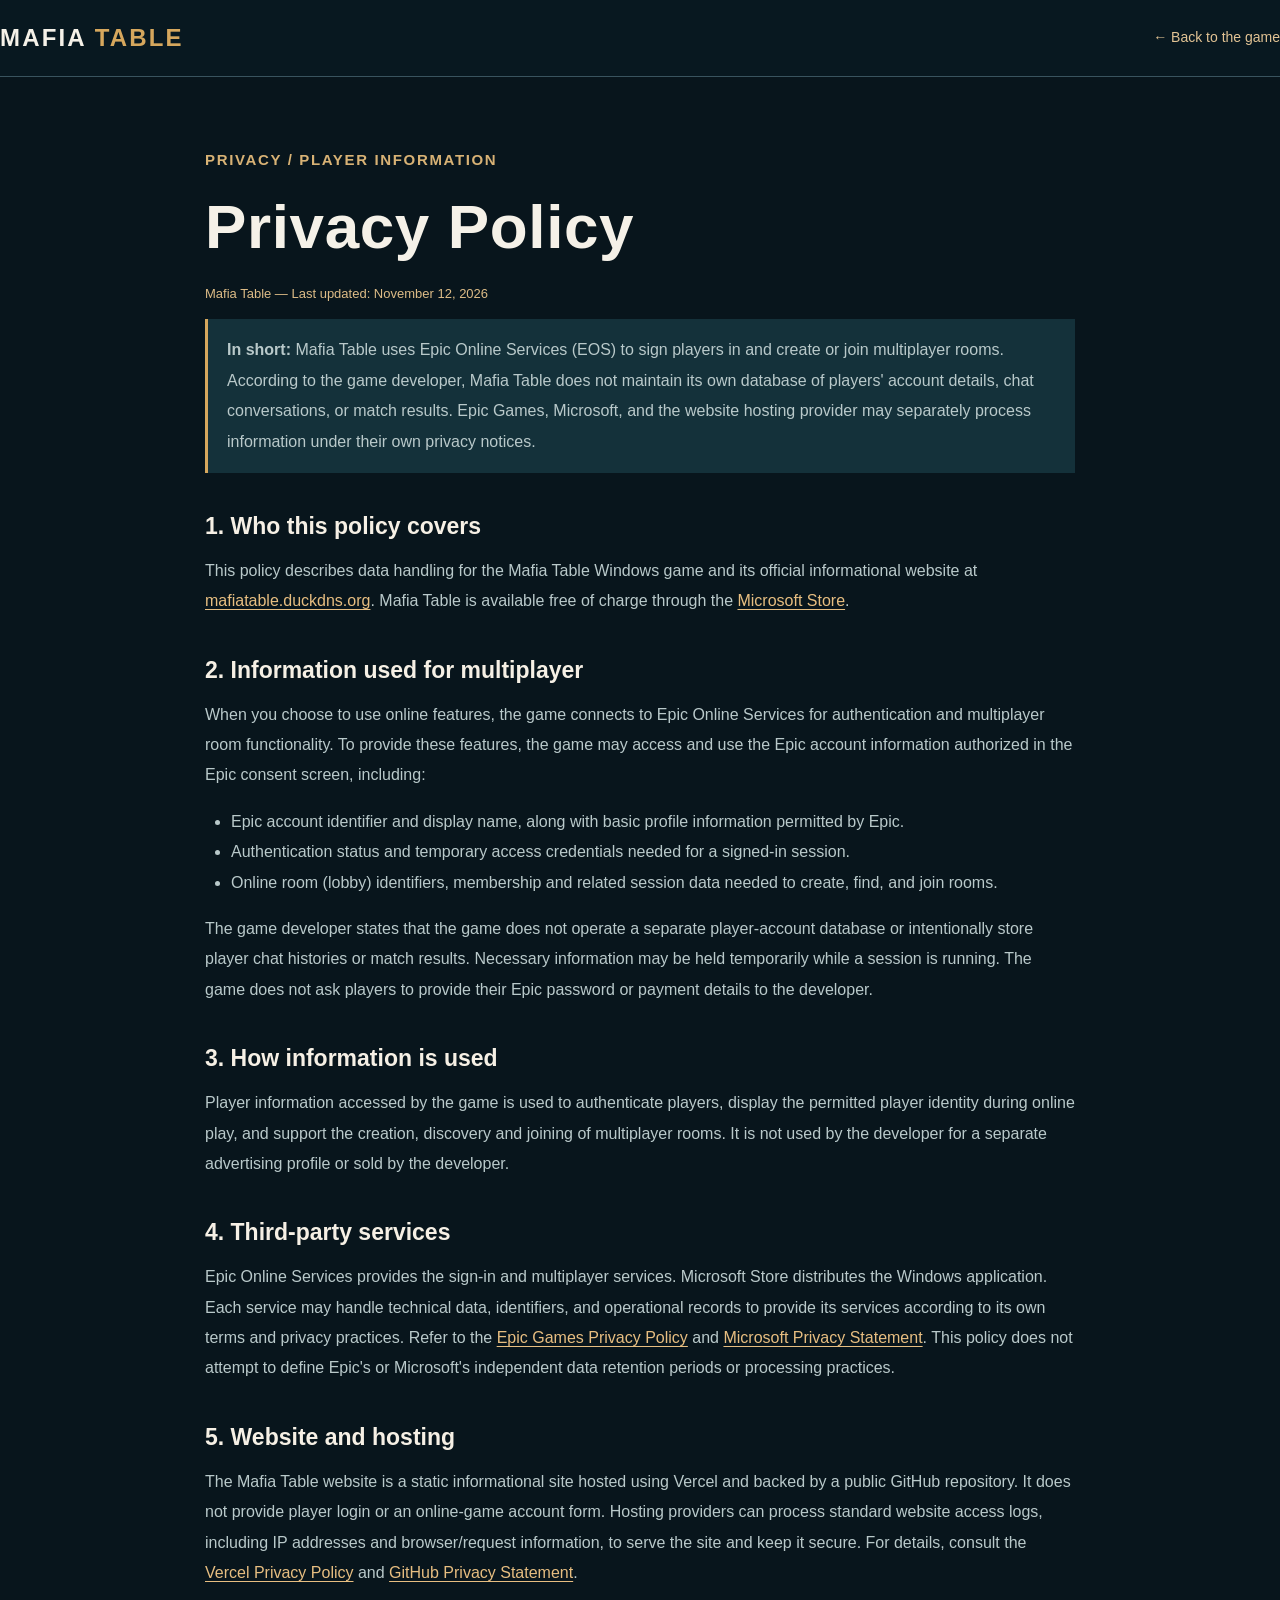
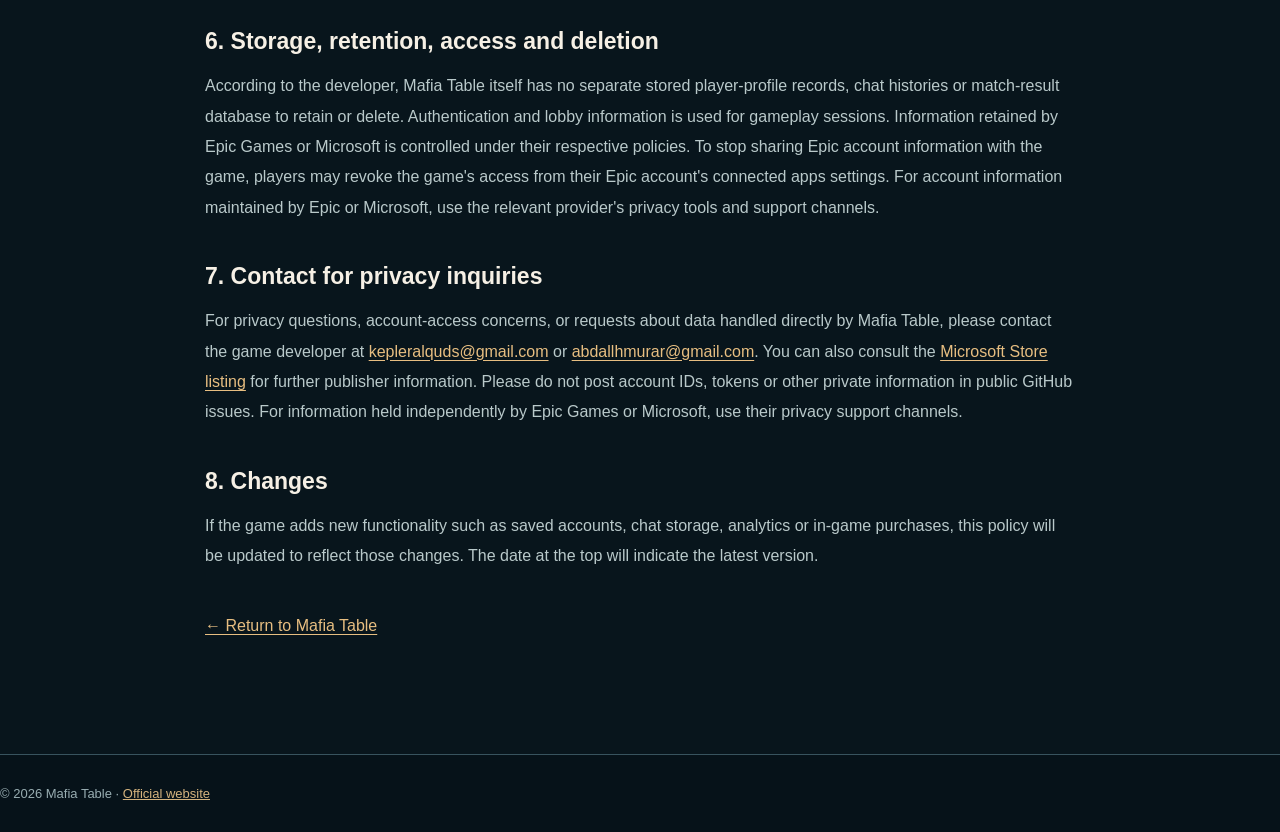
<file: privacy.html>
<!doctype html>
<html lang="en">
<head>
<meta charset="utf-8">
<meta name="viewport" content="width=device-width,initial-scale=1">
<meta name="theme-color" content="#08151b">
<meta name="description" content="Privacy Policy for Mafia Table, a free Windows game using Epic Online Services for sign-in and online rooms.">
<title>Privacy Policy | Mafia Table</title>
<link rel="stylesheet" href="styles.css">
<style>
.privacy-page{max-width:870px;margin:auto;padding:70px 0 96px}
.privacy-page h1{font:900 clamp(37px,6vw,62px)/1.2 "Barlow Condensed",Arial,sans-serif;letter-spacing:.01em;margin:17px 0}
.privacy-page h2{font-size:23px;color:#f6f0e5;margin:35px 0 10px}
.privacy-page p,.privacy-page li{color:#b9c9ca;line-height:1.9}
.privacy-page ul{padding-left:26px}
.privacy-page a{color:#e7be81;text-underline-offset:3px}
.privacy-date{color:#ddbc87!important;font-size:13px}
.privacy-summary{border-left:3px solid #d6a75d;padding:16px 19px;background:#14313a}
.privacy-nav{display:flex;justify-content:space-between;align-items:center;gap:14px;padding:24px 0}
.privacy-nav a{text-decoration:none}
.privacy-nav .logo{font:900 24px "Barlow Condensed",Arial,sans-serif;letter-spacing:.09em}
.privacy-nav .logo span{color:#d6a75d}
.privacy-nav .return{color:#e2c394;font-size:14px}
.privacy-footer{border-top:1px solid #38535e;color:#98adb1;padding:28px 0;font-size:13px}
@media(max-width:760px){.privacy-page{padding:45px 0 70px}.privacy-page h2{font-size:21px}}
</style>
</head>
<body>
<header style="background:#081820;border-bottom:1px solid #39535e">
<div class="shell privacy-nav">
<a class="logo" href="./">MAFIA <span>TABLE</span></a>
<a class="return" href="./">← Back to the game</a>
</div>
</header>
<main class="shell privacy-page" id="main">
<span class="eyebrow">PRIVACY / PLAYER INFORMATION</span>
<h1>Privacy Policy</h1>
<p class="privacy-date">Mafia Table — Last updated: November 12, 2026</p>
<div class="privacy-summary"><p style="margin:0"><strong>In short:</strong> Mafia Table uses Epic Online Services (EOS) to sign players in and create or join multiplayer rooms. According to the game developer, Mafia Table does not maintain its own database of players' account details, chat conversations, or match results. Epic Games, Microsoft, and the website hosting provider may separately process information under their own privacy notices.</p></div>
<h2>1. Who this policy covers</h2>
<p>This policy describes data handling for the Mafia Table Windows game and its official informational website at <a href="https://mafiatable.duckdns.org/">mafiatable.duckdns.org</a>. Mafia Table is available free of charge through the <a href="https://apps.microsoft.com/detail/9NH1LT8SS26W?hl=en&amp;gl=IL">Microsoft Store</a>.</p>
<h2>2. Information used for multiplayer</h2>
<p>When you choose to use online features, the game connects to Epic Online Services for authentication and multiplayer room functionality. To provide these features, the game may access and use the Epic account information authorized in the Epic consent screen, including:</p>
<ul>
<li>Epic account identifier and display name, along with basic profile information permitted by Epic.</li>
<li>Authentication status and temporary access credentials needed for a signed-in session.</li>
<li>Online room (lobby) identifiers, membership and related session data needed to create, find, and join rooms.</li>
</ul>
<p>The game developer states that the game does not operate a separate player-account database or intentionally store player chat histories or match results. Necessary information may be held temporarily while a session is running. The game does not ask players to provide their Epic password or payment details to the developer.</p>
<h2>3. How information is used</h2>
<p>Player information accessed by the game is used to authenticate players, display the permitted player identity during online play, and support the creation, discovery and joining of multiplayer rooms. It is not used by the developer for a separate advertising profile or sold by the developer.</p>
<h2>4. Third-party services</h2>
<p>Epic Online Services provides the sign-in and multiplayer services. Microsoft Store distributes the Windows application. Each service may handle technical data, identifiers, and operational records to provide its services according to its own terms and privacy practices. Refer to the <a href="https://www.epicgames.com/site/en-US/privacypolicy">Epic Games Privacy Policy</a> and <a href="https://privacy.microsoft.com/privacystatement">Microsoft Privacy Statement</a>. This policy does not attempt to define Epic's or Microsoft's independent data retention periods or processing practices.</p>
<h2>5. Website and hosting</h2>
<p>The Mafia Table website is a static informational site hosted using Vercel and backed by a public GitHub repository. It does not provide player login or an online-game account form. Hosting providers can process standard website access logs, including IP addresses and browser/request information, to serve the site and keep it secure. For details, consult the <a href="https://vercel.com/legal/privacy-policy">Vercel Privacy Policy</a> and <a href="https://docs.github.com/en/site-policy/privacy-policies/github-general-privacy-statement">GitHub Privacy Statement</a>.</p>
<h2>6. Storage, retention, access and deletion</h2>
<p>According to the developer, Mafia Table itself has no separate stored player-profile records, chat histories or match-result database to retain or delete. Authentication and lobby information is used for gameplay sessions. Information retained by Epic Games or Microsoft is controlled under their respective policies. To stop sharing Epic account information with the game, players may revoke the game's access from their Epic account's connected apps settings. For account information maintained by Epic or Microsoft, use the relevant provider's privacy tools and support channels.</p>
<h2>7. Contact for privacy inquiries</h2>
<p>For privacy questions, account-access concerns, or requests about data handled directly by Mafia Table, please contact the game developer at <a href="mailto:kepleralquds@gmail.com">kepleralquds@gmail.com</a> or <a href="mailto:abdallhmurar@gmail.com">abdallhmurar@gmail.com</a>. You can also consult the <a href="https://apps.microsoft.com/detail/9NH1LT8SS26W?hl=en&amp;gl=IL">Microsoft Store listing</a> for further publisher information. Please do not post account IDs, tokens or other private information in public GitHub issues. For information held independently by Epic Games or Microsoft, use their privacy support channels.</p>
<h2>8. Changes</h2>
<p>If the game adds new functionality such as saved accounts, chat storage, analytics or in-game purchases, this policy will be updated to reflect those changes. The date at the top will indicate the latest version.</p>
<p style="margin-top:40px"><a href="./">← Return to Mafia Table</a></p>
</main>
<footer class="privacy-footer"><div class="shell">© 2026 Mafia Table · <a href="./" style="color:#d4b37e">Official website</a></div></footer>
</body></html>
</file>
<file: styles.css>
:root{--bg:#08151c;--ink:#f5f1e8;--muted:#aab6bb;--gold:#d6a75d;--border:#416271;--deep:#09151d;--panel:#102631}
*{box-sizing:border-box}html{scroll-behavior:smooth}body{margin:0;background:var(--bg);color:var(--ink);font-family:"Cairo",Tahoma,Arial,sans-serif;line-height:1.65}button,a{font:inherit}a{color:inherit}button{cursor:pointer}::selection{background:var(--gold);color:var(--deep)}:focus-visible{outline:3px solid var(--gold);outline-offset:4px}.skip-link{position:absolute;top:-100px;right:20px;z-index:100;padding:10px 16px;background:var(--gold);color:#111}.skip-link:focus{top:12px}.site-shell{overflow:hidden}.section-wrap{width:min(1320px,calc(100% - 96px));margin-inline:auto}
.topbar{height:88px;width:100%;position:absolute;inset:0 0 auto;z-index:30;display:flex;align-items:center;justify-content:space-between;padding:0 clamp(20px,4.5vw,80px);gap:24px;border-bottom:1px solid #b3c9ca24;background:linear-gradient(180deg,#07151ce3,#0c1d2790);backdrop-filter:blur(10px);direction:ltr}.brand{display:inline-flex;align-items:center;gap:11px;text-decoration:none;font:900 24px/1 "Barlow Condensed",Impact,sans-serif;letter-spacing:.075em;white-space:nowrap}.brand b{color:var(--gold);font-weight:800}.brand small{display:block;font:500 9px/1.8 "Barlow Condensed",sans-serif;letter-spacing:.3em;color:#9bafae}.brand-sigil{font:normal 38px Georgia,serif;color:var(--gold);border:1px solid #c89e5766;display:grid;place-items:center;width:45px;height:48px;clip-path:polygon(50% 0,96% 25%,96% 75%,50% 100%,4% 75%,4% 25%)}.topbar nav{display:flex;align-items:center;gap:clamp(13px,2vw,35px);direction:rtl}.topbar nav a{text-decoration:none;font-size:13px;font-weight:800;white-space:nowrap;color:#c6d2d2;transition:color .2s}.topbar nav a:hover{color:var(--gold)}.nav-cta{text-decoration:none;color:#111a1b;background:var(--gold);font-size:13px;font-weight:900;padding:12px 20px;white-space:nowrap;transition:background .2s,transform .2s}.nav-cta:hover{background:#f0c57a;transform:translateY(-2px)}
.hero{height:min(850px,100svh);min-height:700px;position:relative;background:#071b24;overflow:hidden;isolation:isolate}.room{position:absolute;inset:0;background:linear-gradient(90deg,#122e37 0,#23444b 37%,#132c38 68%,#1b3840 100%);overflow:hidden;transform:translateZ(0)}.room:before{content:"";position:absolute;inset:0;z-index:4;pointer-events:none;background:repeating-linear-gradient(90deg,transparent 0 130px,#00000012 131px 133px),radial-gradient(circle at 50% 20%,transparent 2%,#0712197a 90%);mix-blend-mode:multiply}.room:after{content:"";position:absolute;inset:auto 0 0;height:40%;background:linear-gradient(0deg,#0b151bda,transparent);z-index:8;pointer-events:none}.ceiling{position:absolute;inset:0 0 auto;height:115px;background:linear-gradient(180deg,#111d22 0%,#2e3b40 60%,#576469 100%);box-shadow:0 12px 28px #0009;z-index:1;transform:skewY(-1deg);transform-origin:top left}.ceiling:before,.ceiling:after{content:"";position:absolute;background:#141f26;box-shadow:0 0 15px #0008}.ceiling:before{height:24px;top:12px;width:100%;transform:rotate(-1deg)}.ceiling:after{width:360px;height:18px;top:48px;left:36%;transform:rotate(3deg)}.ceiling span{position:absolute;top:15px;width:180px;height:16px;background:#d1d9d6ab;filter:blur(2px);box-shadow:0 0 24px #f3ffff85;left:15%}.ceiling span:nth-child(2){left:70%;width:150px}.ceiling span:nth-child(3){top:50px;left:44%;width:140px;opacity:.6}
.room-banner{position:absolute;top:112px;left:25%;right:0;height:110px;background:linear-gradient(180deg,#162935,#1b3443);border-bottom:4px solid #c69b55;display:flex;direction:rtl;align-items:center;justify-content:center;gap:28px;z-index:2;box-shadow:0 8px 26px #0006;transform:skewY(-1.6deg)}.room-seal{font-size:60px;line-height:1;color:var(--gold)}.arabic-sign{font-size:clamp(28px,3.5vw,59px);font-weight:900;white-space:nowrap;text-shadow:0 2px 0 #0005}.sign-divider{height:60%;width:3px;background:#dbab56}.english-sign{font:800 clamp(21px,2.7vw,46px)/1 "Barlow Condensed",sans-serif;letter-spacing:.035em;text-align:left}.english-sign small{display:block;color:var(--gold);font:600 14px/1.9 "Barlow Condensed",sans-serif;letter-spacing:.13em;text-align:center}
.bulletin{position:absolute;top:145px;bottom:260px;left:-20px;width:25%;background:linear-gradient(180deg,#485a5d,#82918b 70%,#1a3e43);border:9px solid #1b2830;display:flex;align-items:center;justify-content:space-evenly;gap:7px;direction:ltr;box-shadow:0 3px 20px #0006;z-index:1}.bulletin b{position:absolute;top:8px;font-weight:900;font-size:24px;color:#18252b}.bulletin span{background:#ede9d5;color:#38474b;box-shadow:4px 6px 0 #0002;display:block;padding:32px 4px;width:30%;text-align:center;font:600 15px "Barlow Condensed",sans-serif;transform:rotate(-3deg)}.bulletin span:nth-of-type(2){transform:rotate(3deg)}.room-number{position:absolute;top:278px;left:33%;z-index:3;display:flex;flex-direction:column;align-items:center;width:145px;background:#173744;border:5px solid #40555d;padding:5px 0;color:#ecf1ed;box-shadow:0 15px 38px #0008}.room-number b{font:900 108px/.95 "Barlow Condensed",sans-serif}.room-number small{font:600 12px/2 "Barlow Condensed",sans-serif;letter-spacing:.12em;color:var(--gold)}.observation{position:absolute;top:240px;right:4%;width:39%;height:285px;border:14px solid #152832;outline:3px solid #48606a;background:radial-gradient(circle at 38% 49%,#26424a,#050d13 54%,#03080b);box-shadow:inset 0 0 80px #000,0 20px 30px #0008;z-index:2;text-align:center;color:#a6bec0;font-size:20px;font-weight:900}.observation span{display:block;opacity:.28;margin-top:13px}.observation small{font:600 11px "Barlow Condensed",sans-serif;letter-spacing:.22em;color:var(--gold);opacity:.25}.observer{position:absolute;bottom:0;left:42%;width:75px;height:120px;background:linear-gradient(90deg,#0b1219,#182530,#0b1219);clip-path:polygon(38% 0,62% 0,76% 22%,95% 34%,100% 100%,0 100%,4% 34%,23% 22%);opacity:.8}.observer:before{content:"";display:block;width:27px;height:40px;background:#253b3b;border-radius:50%;margin:0 auto;filter:brightness(.75)}
.floor-light{position:absolute;top:40%;left:25%;width:55%;height:38%;border-radius:50%;background:radial-gradient(ellipse,#d9ecde32,transparent 65%);filter:blur(35px);z-index:2}
.suspects{position:absolute;inset:41% 0 0;z-index:5;direction:ltr}.suspect{position:absolute;bottom:9%;width:20%;height:66%;border:0;background:transparent;padding:0;isolation:isolate;filter:drop-shadow(0 12px 15px #000a);transition:filter .2s}.suspect:hover,.suspect.is-selected{filter:drop-shadow(0 0 22px var(--mask-accent))}.suspect:focus-visible{outline:2px solid var(--gold);outline-offset:3px;border-radius:14px}.far-left{left:3%;width:17%;transform:scale(.92);transform-origin:bottom center}.mid-left{left:27%;width:19%}.mid-right{left:50%;width:19%;transform:scale(1.08);transform-origin:bottom center}.far-right{right:3%;width:20%}.suspect-body{position:absolute;bottom:0;left:0;right:0;height:63%;background:linear-gradient(100deg,#0b111e,#20354c 45%,#09151e 100%);clip-path:polygon(30% 0,42% 0,50% 15%,58% 0,70% 0,88% 10%,100% 34%,94% 100%,6% 100%,0 34%,12% 10%);border-radius:38px 38px 8px 8px;box-shadow:inset 0 -15px 25px #000b}.suspect-emerald .suspect-body{background:linear-gradient(100deg,#151b31,#414a6c 48%,#151727)}.suspect-ivory .suspect-body{background:linear-gradient(100deg,#56656a,#d2d8d7 48%,#68777c)}.suspect-midnight .suspect-body{background:linear-gradient(100deg,#133152,#345d8b 48%,#102d49)}.suspect-bronze .suspect-body{background:linear-gradient(100deg,#151b1d,#30363a 48%,#0a1015)}.suit-shirt{position:absolute;top:0;left:34%;width:32%;height:40%;background:linear-gradient(90deg,#e5ded0,#faf9ed,#b9bec1);clip-path:polygon(0 0,50% 55%,100% 0,70% 100%,30% 100%)}.suit-tie{position:absolute;left:46%;top:6%;width:8%;height:26%;background:var(--mask-accent);clip-path:polygon(50% 0,100% 30%,66% 100%,34% 100%,0 30%)}.suspect-head{position:absolute;width:45%;min-width:85px;max-width:170px;top:1%;left:50%;transform:translateX(-50%);z-index:2;filter:drop-shadow(0 3px 10px #000c);will-change:transform}.mask-svg{display:block;width:100%;height:auto}.suspect-head:before{content:"";position:absolute;inset:8% 6% 6%;border-radius:48%;box-shadow:0 0 33px var(--mask-color);opacity:.7;z-index:-1}.suspect-number{position:absolute;bottom:7%;left:44%;font:700 23px "Barlow Condensed",sans-serif;color:#1e2a31;background:#c8c9bc;border:2px solid #49595b;padding:1px 8px;transform:rotate(-7deg)}
.interrogation-table{position:absolute;z-index:7;bottom:-90px;left:12%;right:5%;height:300px;background:repeating-linear-gradient(165deg,#1a262b 0,#2e3738 12px,#283236 28px,#1a252a 38px);clip-path:polygon(15% 2%,87% 2%,100% 100%,0 100%);border-top:11px solid #4c5d5f;box-shadow:0 -15px 38px #0009;transform:perspective(650px) rotateX(22deg)}.table-rim{position:absolute;inset:0;border-top:10px solid #172c32}.table-paper{position:absolute;width:95px;height:65px;background:#929587;box-shadow:7px 7px 8px #0008;opacity:.55}.p1{top:18%;left:25%;transform:rotate(-17deg)}.p2{top:35%;left:60%;transform:rotate(14deg)}.p3{top:8%;left:80%;transform:rotate(-4deg)}.table-number{position:absolute;top:10%;background:#c7c7b8;color:#303536;padding:0 10px;font:800 25px "Barlow Condensed",sans-serif}.n1{left:24%}.n2{right:20%}
.hero-scrim{position:absolute;z-index:9;inset:0;pointer-events:none;background:linear-gradient(90deg,#06121bcf 0,transparent 76%),linear-gradient(0deg,#061219f7 0,#0612198e 19%,transparent 68%)}.hero-content{position:absolute;z-index:11;left:clamp(25px,5vw,95px);right:clamp(22px,5vw,95px);bottom:clamp(66px,9vh,116px);text-align:left;pointer-events:none}.hero-content>*{pointer-events:auto}.hero-kicker{display:inline-flex;align-items:center;gap:12px;font:700 15px/1 "Barlow Condensed",sans-serif;letter-spacing:.14em;color:#edbd75;border:1px solid #bfa46b69;background:#0c2431cc;padding:9px 14px;direction:ltr}.pulsing-dot{background:#e5b463;width:7px;height:7px;border-radius:50%;box-shadow:0 0 10px #ffd990;animation:pulse 2s infinite}.hero-kicker-dash{color:#668a92}@keyframes pulse{50%{opacity:.3}}h1,h2,h3,p{margin-top:0}.hero h1{margin:15px 0 0;font:900 clamp(85px,12.2vw,220px)/.82 "Barlow Condensed",Impact,sans-serif;letter-spacing:-.018em;text-shadow:0 10px 38px #0008;white-space:nowrap}.hero h1 span{color:var(--gold)}.hero-content p{color:#e4eeee;font-size:clamp(15px,1.5vw,21px);font-weight:700;margin:24px 0 27px;direction:rtl;text-align:left}.hero-actions{display:flex;flex-wrap:wrap;gap:12px;direction:rtl;justify-content:flex-end}.button{display:inline-flex;align-items:center;justify-content:center;gap:17px;text-decoration:none;font-weight:900;font-size:14px;padding:13px 24px;min-height:53px;transition:transform .23s,background .23s,box-shadow .23s;direction:rtl}.button:hover{transform:translateY(-3px)}.button-gold{background:var(--gold);color:#15242a;box-shadow:0 12px 28px #0005}.button-gold:hover{background:#f2cb84;box-shadow:0 13px 27px #d5a75a22}.button-glass{background:#15303ab8;color:#f6eee2;border:1px solid #b5c7c76b}.button-glass:hover{background:#2b4b53}.hero-rail{position:absolute;z-index:13;right:4%;bottom:85px;display:flex;align-items:center;gap:14px;writing-mode:vertical-rl;font:600 11px "Barlow Condensed",sans-serif;letter-spacing:.13em;color:#d8b174}.rail-line{height:55px;width:1px;background:#d8b174}
.case-ticker{height:58px;background:#c6a16a;color:#0c1c25;display:flex;align-items:center;overflow:hidden;white-space:nowrap;direction:ltr;border-block:1px solid #dfbd80}.ticker-content{font:800 18px "Barlow Condensed",sans-serif;letter-spacing:.21em;word-spacing:1em;animation:marquee 34s linear infinite}.ticker-content span{margin:0 22px}@keyframes marquee{to{transform:translateX(-28%)}}
.masks-section{padding-top:114px;padding-bottom:120px;scroll-margin-top:35px}.section-top{display:flex;align-items:end;justify-content:space-between;gap:28px;margin-bottom:36px}.eyebrow{font:700 15px "Barlow Condensed",sans-serif;letter-spacing:.11em;color:#d8b275}.small-square{display:inline-block;width:8px;height:8px;background:#d8b275;margin-left:10px}.section-top h2,.about-text h2{font-size:clamp(34px,4.5vw,69px);line-height:1.3;font-weight:900;margin:10px 0}.section-top h2 em,.about-text h2 em{color:var(--gold);font-style:normal}.section-intro{font-size:15px;line-height:1.9;color:#a8b6bc;max-width:550px;margin:0}.section-index{text-align:left;color:#b89d70;font:700 18px "Barlow Condensed",sans-serif;letter-spacing:.13em;white-space:nowrap}.section-index small{display:block;font-size:12px;color:#728991;letter-spacing:.13em}.case-grid{display:grid;grid-template-columns:repeat(4,minmax(0,1fr));gap:18px;direction:ltr}.case-card{position:relative;text-align:left;padding:18px 19px 20px;border:1px solid #3a5360;background:linear-gradient(165deg,#142934,#071821 87%);min-height:375px;color:var(--ink);overflow:hidden;isolation:isolate;transition:border .24s,transform .24s,box-shadow .24s}.case-card:before{content:"";position:absolute;inset:-35% -50% 4%;z-index:-1;background:radial-gradient(ellipse at 50% 42%,var(--mask-color),transparent 59%);opacity:.25;transition:opacity .35s}.case-card:after{content:"";position:absolute;inset:0;border:1px solid transparent;pointer-events:none}.case-card:hover,.case-card.is-selected{border-color:var(--mask-accent);transform:translateY(-4px);box-shadow:0 18px 60px #0004}.case-card:hover:before,.case-card.is-selected:before{opacity:.41}.case-id{position:relative;z-index:2;font:700 13px "Barlow Condensed",sans-serif;letter-spacing:.16em;color:#bfcbca;display:flex;justify-content:space-between}.case-dot{font-size:10px;color:var(--mask-accent);filter:drop-shadow(0 0 5px var(--mask-accent))}.case-portrait{display:block;position:relative;isolation:isolate;width:clamp(95px,70%,185px);margin:16px auto 8px;filter:drop-shadow(0 9px 15px #0009)}.case-portrait:before{content:"";position:absolute;inset:5% 5%;background:var(--mask-color);opacity:.22;filter:blur(32px);z-index:-1}.case-bottom{display:flex;align-items:center;justify-content:space-between;gap:12px;direction:rtl;border-top:1px solid #6a7a783e;padding-top:18px;text-align:right}.case-name{font-size:19px;font-weight:900;display:block;white-space:nowrap}.case-bottom small{color:var(--mask-accent);font:700 13px "Barlow Condensed",sans-serif;letter-spacing:.1em}.case-arrow{font-size:28px;color:var(--mask-accent)}
.selected-file{margin-top:18px;border:1px solid #3d5c66;background:linear-gradient(100deg,#102b34,#0d212b);padding:21px 29px;display:flex;align-items:center;justify-content:space-between;gap:20px;position:relative}.selected-file:before{content:"";position:absolute;top:0;right:0;width:4px;height:100%;background:var(--gold)}.selected-label{font-size:12px;color:var(--gold);letter-spacing:.03em}.selected-file h3{font-size:20px;margin:4px 0 0}.selected-file p{font-size:13px;color:#b5c2c7;margin:0}.file-stamp{font:700 17px/1.2 "Barlow Condensed",sans-serif;letter-spacing:.13em;color:#aa8970;border:3px solid #aa8970;padding:10px;transform:rotate(-6deg);opacity:.78;text-align:center}
.about-section{border-top:1px solid #46606b;background:radial-gradient(circle at 18% 50%,#2749555a,transparent 41%),linear-gradient(160deg,#0c2631,#071820);padding:95px 0 100px}.about-grid{display:grid;grid-template-columns:1.15fr .85fr;gap:8%;align-items:center}.about-text p{font-size:16px;color:#b4c6c8;line-height:2;max-width:620px}.about-actions{display:flex;align-items:center;flex-wrap:wrap;gap:22px;margin-top:25px}.privacy-link{color:#dbc099;font-weight:700;text-underline-offset:6px}.about-crest{grid-column:2;grid-row:1;border:2px solid #97794d;background:repeating-linear-gradient(-10deg,#09212b 0,#09212b 29px,#102e38 30px,#102e38 58px);min-height:340px;display:flex;align-items:center;justify-content:center;flex-direction:column;gap:7px;clip-path:polygon(8% 0,92% 0,100% 14%,100% 86%,92% 100%,8% 100%,0 86%,0 14%);outline:5px solid #92734e}.about-crest>span{font:normal 100px Georgia,serif;color:var(--gold);line-height:1}.about-crest div{font:900 82px/.9 "Barlow Condensed",sans-serif;letter-spacing:.1em}.about-crest small{font:700 13px "Barlow Condensed",sans-serif;letter-spacing:.24em;color:var(--gold)}
footer{background:#061219;border-top:1px solid #395463;padding:32px 0}.footer-inner{display:flex;justify-content:space-between;align-items:center;gap:20px;direction:ltr;flex-wrap:wrap}.footer-logo{font:900 25px "Barlow Condensed",sans-serif;text-decoration:none;letter-spacing:.06em}.footer-logo span{color:var(--gold)}.footer-inner>span{font:500 12px "Barlow Condensed",sans-serif;letter-spacing:.04em;color:#8eaaae}.footer-inner>div{display:flex;gap:21px}.footer-inner>div a{font:600 13px "Barlow Condensed",sans-serif;color:#aec1c5;text-decoration:none}.footer-inner a:hover{color:var(--gold)}
/* Keep the separate privacy.html page readable after the redesign. */
body:has(.content) .shell{width:min(1020px,calc(100% - 52px));margin-inline:auto}body:has(.content) header{background:#0b2029}body:has(.content) .nav{display:flex;align-items:center;justify-content:space-between;padding:20px 0;gap:20px}body:has(.content) .nav .brand{font:900 26px "Barlow Condensed",sans-serif;text-decoration:none}body:has(.content) .nav .brand span{color:var(--gold)}body:has(.content) .nav nav{display:flex;gap:24px}body:has(.content) .nav nav a{font-size:14px;text-decoration:none}body:has(.content) .content{padding:70px 0 90px;max-width:820px}body:has(.content) .content h1{font-size:52px}body:has(.content) .content h2{font-size:24px;margin:35px 0 12px}body:has(.content) .content p{color:#bdc8cb}body:has(.content) .content a{color:var(--gold)}body:has(.content) .content .eyebrow{display:inline-block}body:has(.content) .note{padding:18px;border:1px solid #bc9b56;background:#8d743522;color:#e4d5b0}body:has(.content) .meta{color:var(--gold)}body:has(.content) footer .shell{padding:28px 0;display:flex;justify-content:space-between;gap:20px}
@media(max-width:1100px){.topbar nav{gap:14px}.section-wrap{width:min(100% - 58px,1200px)}.hero{min-height:670px}.room-banner{left:20%}.english-sign{font-size:26px}.arabic-sign{font-size:32px}.case-card{padding:16px 14px;min-height:330px}.case-name{font-size:16px}.hero h1{font-size:clamp(80px,13vw,155px)}}
@media(max-width:760px){.topbar{height:70px;padding-inline:17px}.brand{font-size:21px}.brand-sigil{width:35px;height:39px;font-size:30px}.topbar nav{display:none}.nav-cta{padding:8px 12px;font-size:12px}.hero{height:760px;min-height:680px}.ceiling{height:90px}.room-banner{top:95px;left:0;height:85px;gap:12px;padding-inline:10px}.room-seal{font-size:31px}.arabic-sign{font-size:24px}.sign-divider{height:44px}.english-sign{font-size:17px}.english-sign small{font-size:7px}.bulletin{display:none}.room-number{top:223px;left:7%;width:80px}.room-number b{font-size:65px}.room-number small{font-size:8px}.observation{top:215px;right:0;width:63%;height:215px;border-width:8px}.suspects{inset:37% -11% 0}.suspect{height:63%;bottom:17%}.far-left{left:10%}.mid-left{left:30%}.mid-right{left:51%}.far-right{right:3%}.suspect-head{min-width:54px;width:58%;top:4%}.suspect-number{font-size:14px}.interrogation-table{left:-10%;right:-10%;bottom:10px;height:200px}.hero-scrim{background:linear-gradient(0deg,#07151cfb 0,#07151ccf 30%,#07151c14 73%)}.hero-content{left:22px;right:22px;bottom:68px}.hero-kicker{font-size:12px}.hero h1{font-size:clamp(73px,18vw,136px);margin-top:14px}.hero-content p{font-size:14px;margin:17px 0}.hero-actions{justify-content:flex-end}.button{padding:11px 15px;min-height:49px;font-size:12px}.hero-rail{display:none}.case-ticker{height:46px}.ticker-content{font-size:15px}.section-wrap{width:calc(100% - 34px)}.masks-section{padding:70px 0}.section-top{align-items:flex-start}.section-index{display:none}.section-top h2,.about-text h2{font-size:36px}.case-grid{grid-template-columns:repeat(2,minmax(0,1fr));gap:11px}.case-card{min-height:280px}.case-portrait{margin:12px auto;width:75%}.case-name{font-size:15px}.case-bottom small{font-size:10px}.case-arrow{font-size:21px}.case-id{font-size:11px}.selected-file{padding:16px}.selected-file p{font-size:12px}.file-stamp{font-size:12px}.about-section{padding:68px 0}.about-grid{grid-template-columns:1fr}.about-crest{display:none}.footer-inner{justify-content:center;text-align:center}.footer-logo{width:100%}}
@media(max-width:390px){.hero h1{font-size:70px}.hero-kicker{font-size:10px}.hero-actions .button{font-size:11px;padding:9px}.case-card{min-height:245px}.case-name{font-size:13px}.case-portrait{width:76%}.case-bottom{padding-top:12px}.file-stamp{display:none}}
@media(prefers-reduced-motion:reduce){html{scroll-behavior:auto}*,*:before,*:after{animation:none!important;transition:none!important}.suspect-head{will-change:auto}}
</file>
